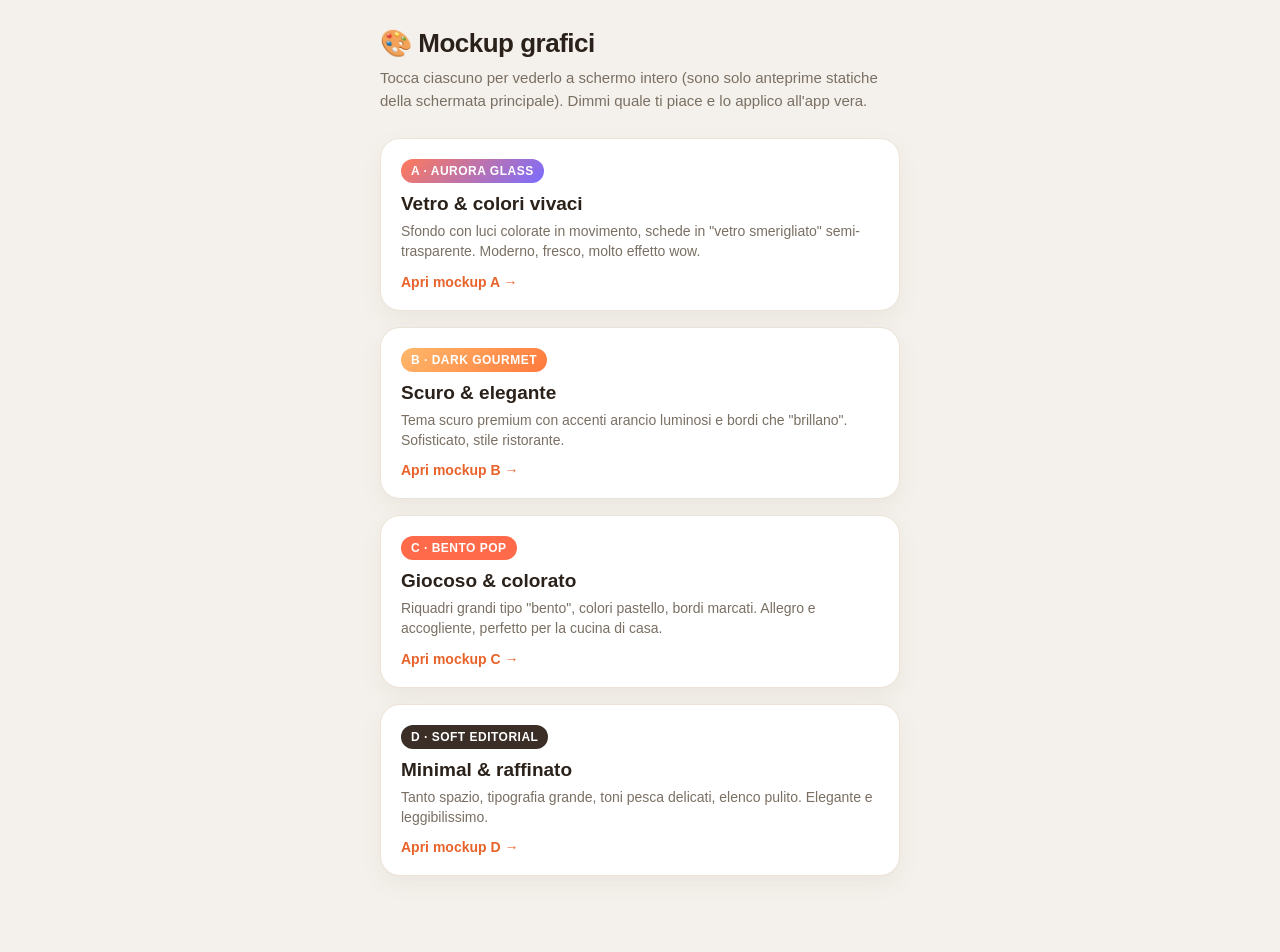
<file: mockups/index.html>
<!DOCTYPE html>
<html lang="it"><head><meta charset="utf-8"><meta name="viewport" content="width=device-width, initial-scale=1">
<title>Ricettario — Mockup grafici</title>
<style>
  *{box-sizing:border-box;margin:0;padding:0}
  body{font-family:-apple-system,"Segoe UI",Roboto,sans-serif;background:#f4f1ec;color:#2a211a;padding:28px 20px 60px;max-width:560px;margin:0 auto}
  h1{font-size:26px;font-weight:800;letter-spacing:-.5px}
  .lead{color:#7a6f63;margin:8px 0 26px;font-size:15px;line-height:1.5}
  a.card{display:block;text-decoration:none;color:inherit;background:#fff;border:1px solid #ece3d8;border-radius:20px;padding:20px;margin-bottom:16px;box-shadow:0 8px 22px rgba(120,90,50,.07);transition:.15s}
  a.card:active{transform:scale(.99)}
  .tag{display:inline-block;font-size:12px;font-weight:800;letter-spacing:.5px;padding:5px 10px;border-radius:999px;color:#fff;margin-bottom:10px}
  .t-a{background:linear-gradient(135deg,#ff7a59,#7b6cff)}
  .t-b{background:linear-gradient(135deg,#ffb86b,#ff7a3d)}
  .t-c{background:#ff6b4a}
  .t-d{background:#3a2e26}
  .title{font-size:19px;font-weight:800}
  .desc{color:#7a6f63;font-size:14px;margin-top:6px;line-height:1.45}
  .go{margin-top:12px;font-weight:800;color:#e8632a;font-size:14px}
</style></head>
<body>
  <h1>🎨 Mockup grafici</h1>
  <p class="lead">Tocca ciascuno per vederlo a schermo intero (sono solo anteprime statiche della schermata principale). Dimmi quale ti piace e lo applico all'app vera.</p>

  <a class="card" href="a-aurora.html">
    <span class="tag t-a">A · AURORA GLASS</span>
    <div class="title">Vetro &amp; colori vivaci</div>
    <div class="desc">Sfondo con luci colorate in movimento, schede in "vetro smerigliato" semi-trasparente. Moderno, fresco, molto effetto wow.</div>
    <div class="go">Apri mockup A →</div>
  </a>

  <a class="card" href="b-dark.html">
    <span class="tag t-b">B · DARK GOURMET</span>
    <div class="title">Scuro &amp; elegante</div>
    <div class="desc">Tema scuro premium con accenti arancio luminosi e bordi che "brillano". Sofisticato, stile ristorante.</div>
    <div class="go">Apri mockup B →</div>
  </a>

  <a class="card" href="c-bento.html">
    <span class="tag t-c">C · BENTO POP</span>
    <div class="title">Giocoso &amp; colorato</div>
    <div class="desc">Riquadri grandi tipo "bento", colori pastello, bordi marcati. Allegro e accogliente, perfetto per la cucina di casa.</div>
    <div class="go">Apri mockup C →</div>
  </a>

  <a class="card" href="d-editorial.html">
    <span class="tag t-d">D · SOFT EDITORIAL</span>
    <div class="title">Minimal &amp; raffinato</div>
    <div class="desc">Tanto spazio, tipografia grande, toni pesca delicati, elenco pulito. Elegante e leggibilissimo.</div>
    <div class="go">Apri mockup D →</div>
  </a>
</body></html>
</file>
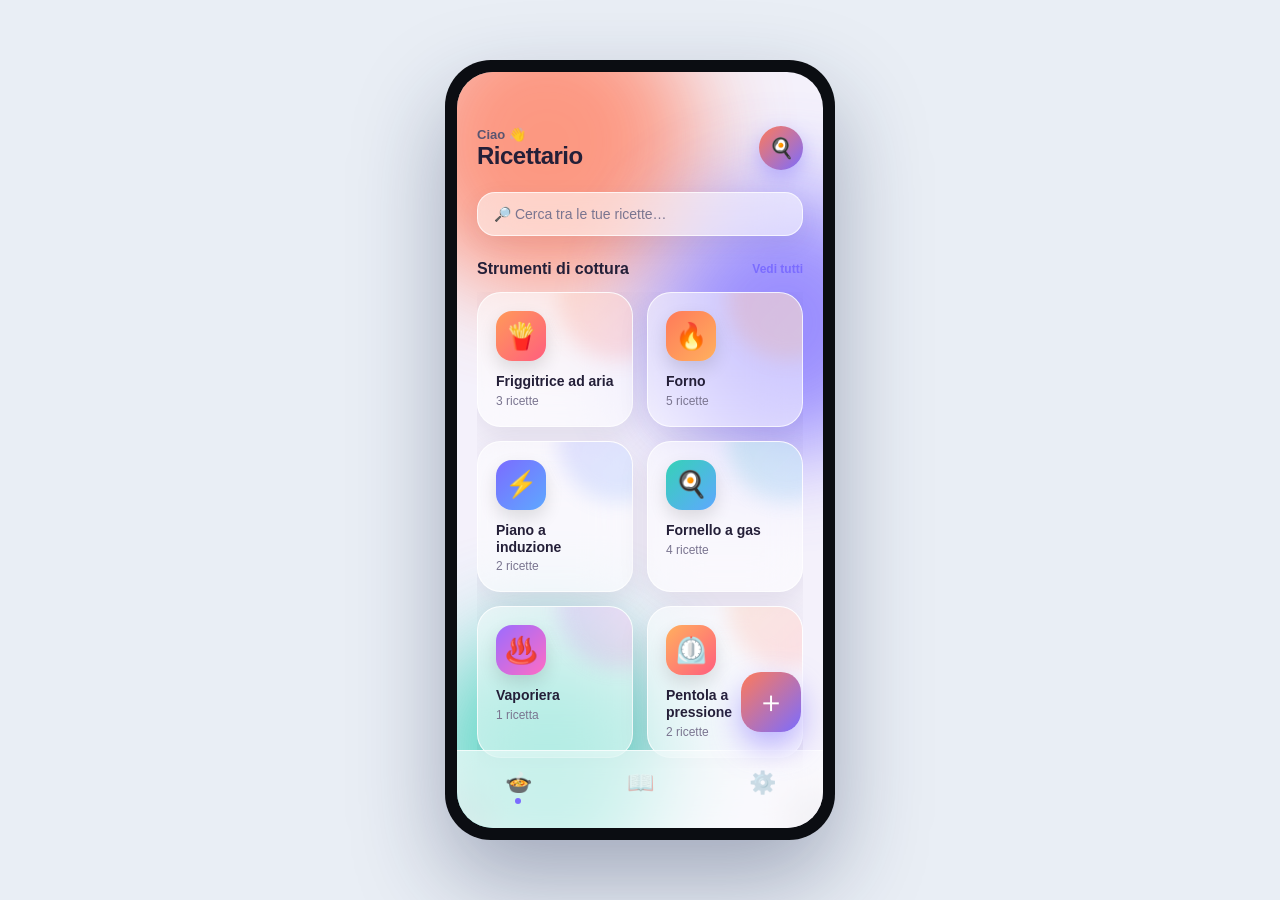
<file: mockups/a-aurora.html>
<!DOCTYPE html>
<html lang="it"><head><meta charset="utf-8"><meta name="viewport" content="width=device-width, initial-scale=1">
<title>Mockup A — Aurora Glass</title>
<style>
  *{box-sizing:border-box;margin:0;padding:0;-webkit-font-smoothing:antialiased}
  body{font-family:-apple-system,"Segoe UI",Roboto,sans-serif;background:#e9eef5;min-height:100vh;display:flex;align-items:center;justify-content:center;padding:20px}
  .device{width:390px;height:780px;border-radius:46px;background:#0b0d12;padding:12px;box-shadow:0 40px 90px rgba(30,40,80,.35);position:relative}
  .screen{width:100%;height:100%;border-radius:36px;overflow:hidden;position:relative;background:#f4f1fb}

  /* Aurora animata */
  .aurora{position:absolute;inset:0;overflow:hidden;z-index:0}
  .blob{position:absolute;border-radius:50%;filter:blur(48px);opacity:.75;animation:float 14s ease-in-out infinite}
  .b1{width:300px;height:300px;background:#ff7a59;top:-80px;left:-60px}
  .b2{width:260px;height:260px;background:#7b6cff;top:120px;right:-90px;animation-delay:-4s}
  .b3{width:240px;height:240px;background:#36d1b7;bottom:-40px;left:-30px;animation-delay:-8s}
  @keyframes float{0%,100%{transform:translate(0,0) scale(1)}33%{transform:translate(20px,30px) scale(1.1)}66%{transform:translate(-15px,15px) scale(.95)}}

  .content{position:relative;z-index:1;height:100%;display:flex;flex-direction:column;padding:54px 20px 0}
  .topbar{display:flex;justify-content:space-between;align-items:center;margin-bottom:22px}
  .hi{font-size:13px;color:#5a5570;font-weight:600}
  .name{font-size:24px;font-weight:800;color:#241f38;letter-spacing:-.5px}
  .avatar{width:44px;height:44px;border-radius:50%;background:linear-gradient(135deg,#ff7a59,#7b6cff);display:flex;align-items:center;justify-content:center;font-size:20px;box-shadow:0 8px 20px rgba(123,108,255,.4)}

  .search{display:flex;align-items:center;gap:10px;background:rgba(255,255,255,.55);backdrop-filter:blur(20px);-webkit-backdrop-filter:blur(20px);border:1px solid rgba(255,255,255,.7);border-radius:18px;padding:13px 16px;margin-bottom:24px;color:#7a7590;font-size:14px;box-shadow:0 8px 24px rgba(60,40,90,.08)}

  .sec{font-size:16px;font-weight:800;color:#241f38;margin-bottom:14px;display:flex;justify-content:space-between;align-items:center}
  .sec span{font-size:12px;color:#7b6cff;font-weight:700}

  .grid{display:grid;grid-template-columns:1fr 1fr;gap:14px;overflow:auto;padding-bottom:10px}
  .card{background:rgba(255,255,255,.5);backdrop-filter:blur(24px);-webkit-backdrop-filter:blur(24px);border:1px solid rgba(255,255,255,.75);border-radius:24px;padding:18px;box-shadow:0 10px 30px rgba(60,40,90,.1);position:relative;overflow:hidden}
  .card::after{content:"";position:absolute;top:-40%;right:-30%;width:120px;height:120px;border-radius:50%;background:linear-gradient(135deg,var(--g1),var(--g2));opacity:.18;filter:blur(10px)}
  .emoji{width:50px;height:50px;border-radius:16px;display:flex;align-items:center;justify-content:center;font-size:26px;background:linear-gradient(135deg,var(--g1),var(--g2));box-shadow:0 8px 18px rgba(0,0,0,.12);margin-bottom:12px}
  .cname{font-weight:700;font-size:14px;color:#241f38;line-height:1.2}
  .ccount{font-size:12px;color:#7a7590;margin-top:4px}

  .fab{position:absolute;bottom:96px;right:22px;width:60px;height:60px;border-radius:20px;background:linear-gradient(135deg,#ff7a59,#7b6cff);display:flex;align-items:center;justify-content:center;color:#fff;font-size:30px;box-shadow:0 14px 30px rgba(123,108,255,.5);z-index:3}
  .nav{position:absolute;bottom:0;left:0;right:0;height:78px;background:rgba(255,255,255,.6);backdrop-filter:blur(24px);-webkit-backdrop-filter:blur(24px);border-top:1px solid rgba(255,255,255,.7);display:flex;justify-content:space-around;align-items:center;padding-bottom:14px;z-index:2}
  .nav div{font-size:22px;opacity:.4}
  .nav .on{opacity:1;position:relative}
  .nav .on::after{content:"";position:absolute;bottom:-8px;left:50%;transform:translateX(-50%);width:6px;height:6px;border-radius:50%;background:#7b6cff}
</style></head>
<body>
  <div class="device"><div class="screen">
    <div class="aurora"><div class="blob b1"></div><div class="blob b2"></div><div class="blob b3"></div></div>
    <div class="content">
      <div class="topbar">
        <div><div class="hi">Ciao 👋</div><div class="name">Ricettario</div></div>
        <div class="avatar">🍳</div>
      </div>
      <div class="search">🔎 Cerca tra le tue ricette…</div>
      <div class="sec">Strumenti di cottura <span>Vedi tutti</span></div>
      <div class="grid">
        <div class="card" style="--g1:#ff9a59;--g2:#ff5e7e"><div class="emoji">🍟</div><div class="cname">Friggitrice ad aria</div><div class="ccount">3 ricette</div></div>
        <div class="card" style="--g1:#ff7a59;--g2:#ffb05e"><div class="emoji">🔥</div><div class="cname">Forno</div><div class="ccount">5 ricette</div></div>
        <div class="card" style="--g1:#7b6cff;--g2:#5ea8ff"><div class="emoji">⚡</div><div class="cname">Piano a induzione</div><div class="ccount">2 ricette</div></div>
        <div class="card" style="--g1:#36d1b7;--g2:#5ea8ff"><div class="emoji">🍳</div><div class="cname">Fornello a gas</div><div class="ccount">4 ricette</div></div>
        <div class="card" style="--g1:#9b6cff;--g2:#ff6cc4"><div class="emoji">♨️</div><div class="cname">Vaporiera</div><div class="ccount">1 ricetta</div></div>
        <div class="card" style="--g1:#ffb05e;--g2:#ff5e7e"><div class="emoji">⏲️</div><div class="cname">Pentola a pressione</div><div class="ccount">2 ricette</div></div>
      </div>
    </div>
    <div class="fab">＋</div>
    <div class="nav"><div class="on">🍲</div><div>📖</div><div>⚙️</div></div>
  </div></div>
</body></html>
</file>
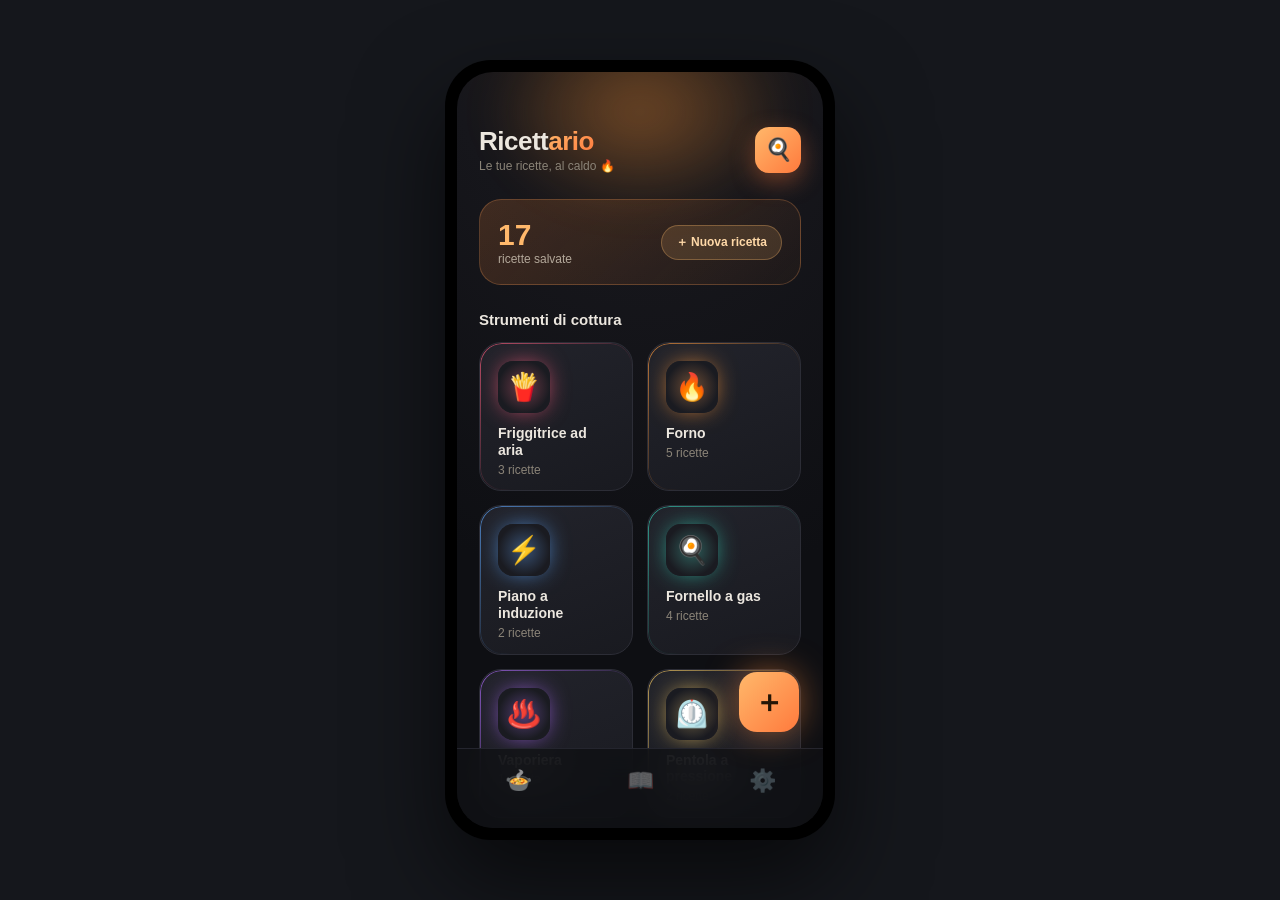
<file: mockups/b-dark.html>
<!DOCTYPE html>
<html lang="it"><head><meta charset="utf-8"><meta name="viewport" content="width=device-width, initial-scale=1">
<title>Mockup B — Dark Gourmet</title>
<style>
  *{box-sizing:border-box;margin:0;padding:0;-webkit-font-smoothing:antialiased}
  body{font-family:-apple-system,"Segoe UI",Roboto,sans-serif;background:#15171c;min-height:100vh;display:flex;align-items:center;justify-content:center;padding:20px}
  .device{width:390px;height:780px;border-radius:46px;background:#000;padding:12px;box-shadow:0 40px 90px rgba(0,0,0,.6);position:relative}
  .screen{width:100%;height:100%;border-radius:36px;overflow:hidden;position:relative;background:radial-gradient(120% 80% at 50% -10%,#2a2018 0%,#16161b 45%,#0e0f13 100%)}

  .content{position:relative;z-index:1;height:100%;display:flex;flex-direction:column;padding:54px 22px 0;color:#ece7df}
  .glow{position:absolute;top:-60px;left:50%;transform:translateX(-50%);width:300px;height:200px;background:radial-gradient(closest-side,rgba(255,150,60,.35),transparent);filter:blur(20px);z-index:0}
  .topbar{display:flex;justify-content:space-between;align-items:center;margin-bottom:26px}
  .name{font-size:26px;font-weight:800;letter-spacing:-.5px}
  .name b{background:linear-gradient(135deg,#ffb86b,#ff7a3d);-webkit-background-clip:text;background-clip:text;color:transparent}
  .sub{font-size:12px;color:#8b8478;margin-top:2px}
  .avatar{width:46px;height:46px;border-radius:14px;background:linear-gradient(135deg,#ffb86b,#ff7a3d);display:flex;align-items:center;justify-content:center;font-size:22px;box-shadow:0 8px 24px rgba(255,122,61,.4)}

  .hero{background:linear-gradient(135deg,rgba(255,140,60,.18),rgba(255,140,60,.04));border:1px solid rgba(255,160,90,.25);border-radius:22px;padding:18px;margin-bottom:26px;display:flex;justify-content:space-between;align-items:center}
  .hero .big{font-size:30px;font-weight:800;color:#ffb86b}
  .hero .lbl{font-size:12px;color:#b3a89a}
  .hero .pill{background:rgba(255,184,107,.15);border:1px solid rgba(255,184,107,.3);color:#ffd9a8;font-size:12px;font-weight:700;padding:8px 14px;border-radius:999px}

  .sec{font-size:15px;font-weight:800;margin-bottom:14px;color:#ece7df}
  .grid{display:grid;grid-template-columns:1fr 1fr;gap:14px;overflow:auto;padding-bottom:10px}
  .card{background:linear-gradient(160deg,#22232b,#191a20);border:1px solid #2c2d36;border-radius:22px;padding:18px;position:relative;overflow:hidden;transition:.3s}
  .card::before{content:"";position:absolute;inset:0;border-radius:22px;padding:1px;background:linear-gradient(135deg,var(--ac),transparent 60%);-webkit-mask:linear-gradient(#000 0 0) content-box,linear-gradient(#000 0 0);-webkit-mask-composite:xor;mask-composite:exclude;opacity:.7}
  .emoji{width:52px;height:52px;border-radius:15px;display:flex;align-items:center;justify-content:center;font-size:27px;background:radial-gradient(closest-side,color-mix(in srgb,var(--ac) 35%,#22232b),#1a1b21);box-shadow:0 0 24px -6px var(--ac);margin-bottom:12px}
  .cname{font-weight:700;font-size:14px;line-height:1.2}
  .ccount{font-size:12px;color:#8b8478;margin-top:4px}

  .fab{position:absolute;bottom:96px;right:24px;width:60px;height:60px;border-radius:18px;background:linear-gradient(135deg,#ffb86b,#ff7a3d);display:flex;align-items:center;justify-content:center;color:#241606;font-size:30px;font-weight:700;box-shadow:0 0 36px -4px rgba(255,140,60,.7);z-index:3}
  .nav{position:absolute;bottom:0;left:0;right:0;height:80px;background:rgba(16,17,21,.85);backdrop-filter:blur(20px);border-top:1px solid #24252e;display:flex;justify-content:space-around;align-items:center;padding-bottom:16px;z-index:2}
  .nav div{font-size:22px;opacity:.35;filter:grayscale(.4)}
  .nav .on{opacity:1;filter:none}
</style></head>
<body>
  <div class="device"><div class="screen">
    <div class="glow"></div>
    <div class="content">
      <div class="topbar">
        <div><div class="name">Ricett<b>ario</b></div><div class="sub">Le tue ricette, al caldo 🔥</div></div>
        <div class="avatar">🍳</div>
      </div>
      <div class="hero">
        <div><div class="big">17</div><div class="lbl">ricette salvate</div></div>
        <div class="pill">＋ Nuova ricetta</div>
      </div>
      <div class="sec">Strumenti di cottura</div>
      <div class="grid">
        <div class="card" style="--ac:#ff5e7e"><div class="emoji">🍟</div><div class="cname">Friggitrice ad aria</div><div class="ccount">3 ricette</div></div>
        <div class="card" style="--ac:#ff9a3d"><div class="emoji">🔥</div><div class="cname">Forno</div><div class="ccount">5 ricette</div></div>
        <div class="card" style="--ac:#5ea8ff"><div class="emoji">⚡</div><div class="cname">Piano a induzione</div><div class="ccount">2 ricette</div></div>
        <div class="card" style="--ac:#36d1b7"><div class="emoji">🍳</div><div class="cname">Fornello a gas</div><div class="ccount">4 ricette</div></div>
        <div class="card" style="--ac:#b06cff"><div class="emoji">♨️</div><div class="cname">Vaporiera</div><div class="ccount">1 ricetta</div></div>
        <div class="card" style="--ac:#ffd166"><div class="emoji">⏲️</div><div class="cname">Pentola a pressione</div><div class="ccount">2 ricette</div></div>
      </div>
    </div>
    <div class="fab">＋</div>
    <div class="nav"><div class="on">🍲</div><div>📖</div><div>⚙️</div></div>
  </div></div>
</body></html>
</file>
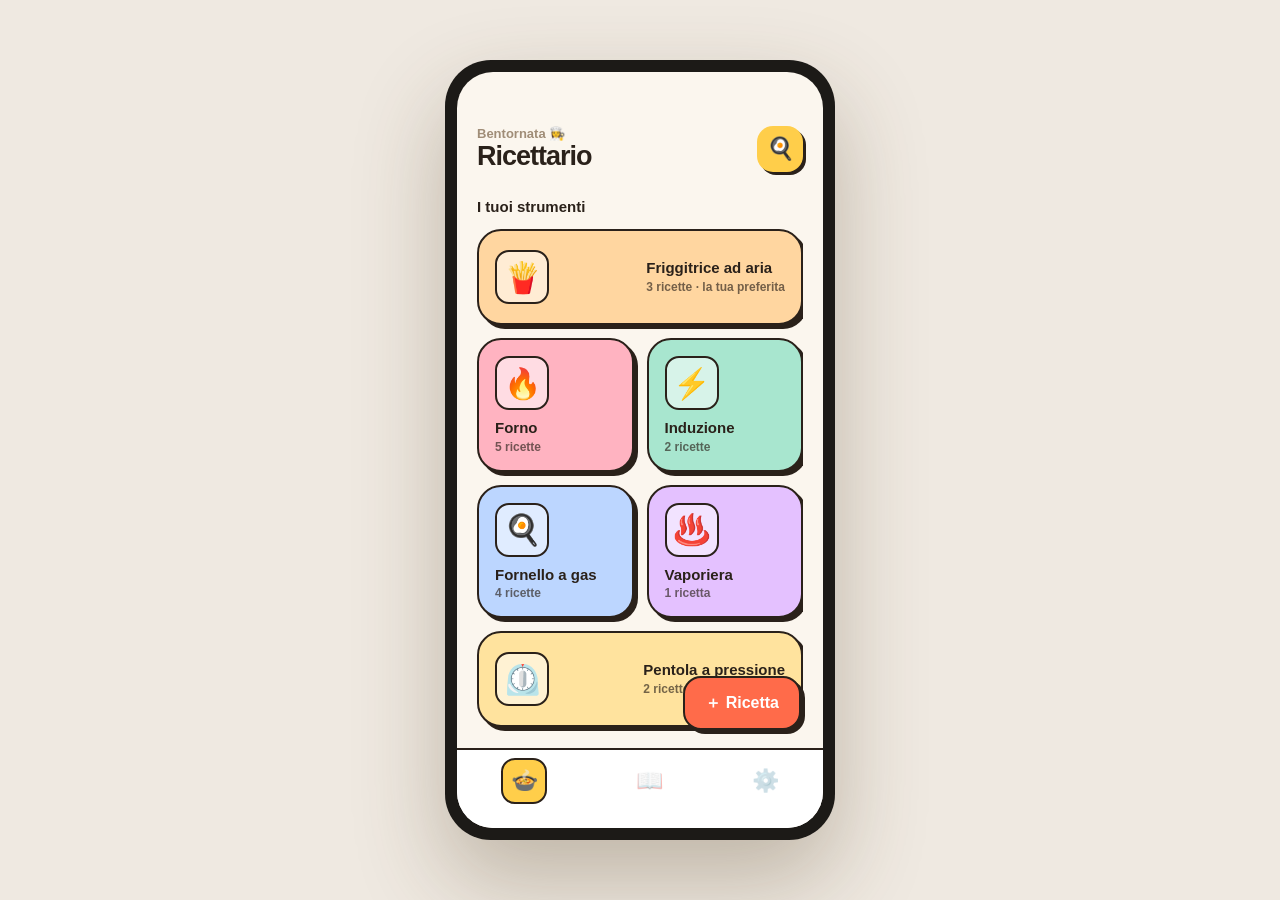
<file: mockups/c-bento.html>
<!DOCTYPE html>
<html lang="it"><head><meta charset="utf-8"><meta name="viewport" content="width=device-width, initial-scale=1">
<title>Mockup C — Bento Pop</title>
<style>
  *{box-sizing:border-box;margin:0;padding:0;-webkit-font-smoothing:antialiased}
  body{font-family:-apple-system,"Segoe UI",Roboto,sans-serif;background:#efe9e1;min-height:100vh;display:flex;align-items:center;justify-content:center;padding:20px}
  .device{width:390px;height:780px;border-radius:46px;background:#1c1a17;padding:12px;box-shadow:0 40px 90px rgba(80,60,30,.3);position:relative}
  .screen{width:100%;height:100%;border-radius:36px;overflow:hidden;position:relative;background:#fbf6ee}

  .content{position:relative;z-index:1;height:100%;display:flex;flex-direction:column;padding:54px 20px 0}
  .topbar{display:flex;justify-content:space-between;align-items:center;margin-bottom:18px}
  .name{font-size:27px;font-weight:900;color:#2a211a;letter-spacing:-1px}
  .hi{font-size:13px;color:#a08d77;font-weight:700}
  .avatar{width:46px;height:46px;border-radius:16px;background:#ffce4a;display:flex;align-items:center;justify-content:center;font-size:22px;box-shadow:3px 3px 0 #2a211a}

  .sec{font-size:15px;font-weight:800;color:#2a211a;margin:8px 0 14px}
  .grid{display:grid;grid-template-columns:1fr 1fr;grid-auto-rows:minmax(96px,auto);gap:13px;overflow:auto;padding-bottom:10px}
  .card{border-radius:24px;padding:16px;position:relative;border:2.5px solid #2a211a;box-shadow:4px 4px 0 #2a211a;display:flex;flex-direction:column;justify-content:space-between;transition:.15s}
  .wide{grid-column:span 2;flex-direction:row;align-items:center;gap:14px}
  .emoji{font-size:30px;width:54px;height:54px;background:rgba(255,255,255,.55);border-radius:14px;display:flex;align-items:center;justify-content:center;border:2px solid #2a211a}
  .cname{font-weight:800;font-size:15px;color:#2a211a;line-height:1.1;margin-top:10px}
  .wide .cname{margin-top:0}
  .ccount{font-size:12px;font-weight:700;color:#2a211a;opacity:.65;margin-top:3px}
  .c1{background:#ffd6a0}.c2{background:#ffb3c1}.c3{background:#a8e6cf}.c4{background:#bcd6ff}.c5{background:#e4c1ff}.c6{background:#ffe39e}

  .fab{position:absolute;bottom:98px;right:22px;height:54px;padding:0 20px;border-radius:18px;background:#ff6b4a;display:flex;align-items:center;gap:8px;color:#fff;font-size:16px;font-weight:800;border:2.5px solid #2a211a;box-shadow:4px 4px 0 #2a211a;z-index:3}
  .nav{position:absolute;bottom:0;left:0;right:0;height:80px;background:#fff;border-top:2.5px solid #2a211a;display:flex;justify-content:space-around;align-items:center;padding-bottom:16px;z-index:2}
  .nav div{font-size:22px;opacity:.4}
  .nav .on{opacity:1;background:#ffce4a;width:46px;height:46px;border-radius:14px;display:flex;align-items:center;justify-content:center;border:2px solid #2a211a}
</style></head>
<body>
  <div class="device"><div class="screen">
    <div class="content">
      <div class="topbar">
        <div><div class="hi">Bentornata 👩‍🍳</div><div class="name">Ricettario</div></div>
        <div class="avatar">🍳</div>
      </div>
      <div class="sec">I tuoi strumenti</div>
      <div class="grid">
        <div class="card wide c1"><div class="emoji">🍟</div><div><div class="cname">Friggitrice ad aria</div><div class="ccount">3 ricette · la tua preferita</div></div></div>
        <div class="card c2"><div class="emoji">🔥</div><div><div class="cname">Forno</div><div class="ccount">5 ricette</div></div></div>
        <div class="card c3"><div class="emoji">⚡</div><div><div class="cname">Induzione</div><div class="ccount">2 ricette</div></div></div>
        <div class="card c4"><div class="emoji">🍳</div><div><div class="cname">Fornello a gas</div><div class="ccount">4 ricette</div></div></div>
        <div class="card c5"><div class="emoji">♨️</div><div><div class="cname">Vaporiera</div><div class="ccount">1 ricetta</div></div></div>
        <div class="card wide c6"><div class="emoji">⏲️</div><div><div class="cname">Pentola a pressione</div><div class="ccount">2 ricette</div></div></div>
      </div>
    </div>
    <div class="fab">＋ Ricetta</div>
    <div class="nav"><div class="on">🍲</div><div>📖</div><div>⚙️</div></div>
  </div></div>
</body></html>
</file>
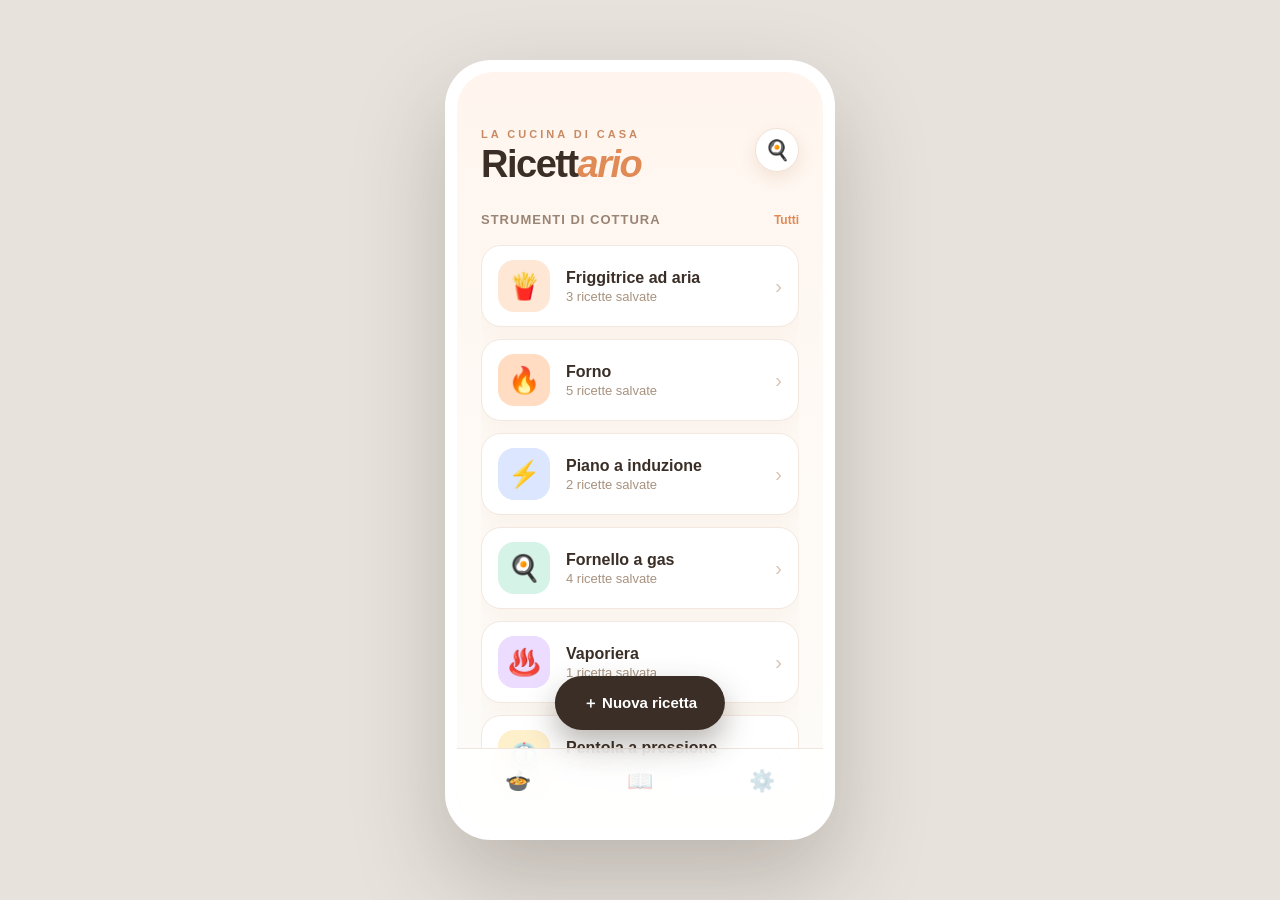
<file: mockups/d-editorial.html>
<!DOCTYPE html>
<html lang="it"><head><meta charset="utf-8"><meta name="viewport" content="width=device-width, initial-scale=1">
<title>Mockup D — Soft Editorial</title>
<style>
  *{box-sizing:border-box;margin:0;padding:0;-webkit-font-smoothing:antialiased}
  body{font-family:-apple-system,"Segoe UI",Roboto,sans-serif;background:#e7e2dc;min-height:100vh;display:flex;align-items:center;justify-content:center;padding:20px}
  .device{width:390px;height:780px;border-radius:46px;background:#fff;padding:12px;box-shadow:0 40px 90px rgba(60,50,40,.25);position:relative}
  .screen{width:100%;height:100%;border-radius:36px;overflow:hidden;position:relative;background:linear-gradient(180deg,#fff5ee 0%,#fef9f4 40%,#fdfbf8 100%)}

  .content{position:relative;z-index:1;height:100%;display:flex;flex-direction:column;padding:56px 24px 0}
  .topbar{display:flex;justify-content:space-between;align-items:flex-start;margin-bottom:30px}
  .kicker{font-size:11px;letter-spacing:3px;text-transform:uppercase;color:#c98a63;font-weight:700;margin-bottom:6px}
  .name{font-size:38px;font-weight:800;color:#3a2e26;letter-spacing:-1.5px;line-height:.95}
  .name em{font-style:italic;font-weight:600;color:#e08a55}
  .avatar{width:44px;height:44px;border-radius:50%;background:#fff;border:1px solid #f0e2d6;display:flex;align-items:center;justify-content:center;font-size:20px;box-shadow:0 6px 16px rgba(180,120,70,.15)}

  .sec{display:flex;justify-content:space-between;align-items:baseline;margin-bottom:18px}
  .sec h2{font-size:13px;letter-spacing:1px;text-transform:uppercase;color:#9a8474;font-weight:700}
  .sec a{font-size:12px;color:#e08a55;font-weight:700}

  .list{display:flex;flex-direction:column;gap:12px;overflow:auto;padding-bottom:10px}
  .row{display:flex;align-items:center;gap:16px;background:#fff;border:1px solid #f3e8df;border-radius:20px;padding:14px 16px;box-shadow:0 8px 22px rgba(180,120,70,.06)}
  .emoji{width:52px;height:52px;border-radius:16px;display:flex;align-items:center;justify-content:center;font-size:26px;background:var(--bg);flex-shrink:0}
  .meta{flex:1;min-width:0}
  .cname{font-weight:700;font-size:16px;color:#3a2e26}
  .ccount{font-size:13px;color:#a8927f;margin-top:2px}
  .arrow{color:#d9c4b3;font-size:20px}

  .fab{position:absolute;bottom:98px;left:50%;transform:translateX(-50%);height:54px;padding:0 28px;border-radius:999px;background:#3a2e26;display:flex;align-items:center;gap:10px;color:#fff;font-size:15px;font-weight:700;box-shadow:0 14px 30px rgba(58,46,38,.35);z-index:3}
  .nav{position:absolute;bottom:0;left:0;right:0;height:80px;background:rgba(255,255,255,.85);backdrop-filter:blur(16px);border-top:1px solid #f0e6dd;display:flex;justify-content:space-around;align-items:center;padding-bottom:16px;z-index:2}
  .nav div{font-size:21px;opacity:.35}
  .nav .on{opacity:1}
</style></head>
<body>
  <div class="device"><div class="screen">
    <div class="content">
      <div class="topbar">
        <div><div class="kicker">La cucina di casa</div><div class="name">Ricett<em>ario</em></div></div>
        <div class="avatar">🍳</div>
      </div>
      <div class="sec"><h2>Strumenti di cottura</h2><a>Tutti</a></div>
      <div class="list">
        <div class="row"><div class="emoji" style="--bg:#ffe7d6">🍟</div><div class="meta"><div class="cname">Friggitrice ad aria</div><div class="ccount">3 ricette salvate</div></div><div class="arrow">›</div></div>
        <div class="row"><div class="emoji" style="--bg:#ffdcc2">🔥</div><div class="meta"><div class="cname">Forno</div><div class="ccount">5 ricette salvate</div></div><div class="arrow">›</div></div>
        <div class="row"><div class="emoji" style="--bg:#dce7ff">⚡</div><div class="meta"><div class="cname">Piano a induzione</div><div class="ccount">2 ricette salvate</div></div><div class="arrow">›</div></div>
        <div class="row"><div class="emoji" style="--bg:#d6f3e8">🍳</div><div class="meta"><div class="cname">Fornello a gas</div><div class="ccount">4 ricette salvate</div></div><div class="arrow">›</div></div>
        <div class="row"><div class="emoji" style="--bg:#ecdcff">♨️</div><div class="meta"><div class="cname">Vaporiera</div><div class="ccount">1 ricetta salvata</div></div><div class="arrow">›</div></div>
        <div class="row"><div class="emoji" style="--bg:#fff0cc">⏲️</div><div class="meta"><div class="cname">Pentola a pressione</div><div class="ccount">2 ricette salvate</div></div><div class="arrow">›</div></div>
      </div>
    </div>
    <div class="fab">＋ Nuova ricetta</div>
    <div class="nav"><div class="on">🍲</div><div>📖</div><div>⚙️</div></div>
  </div></div>
</body></html>
</file>
